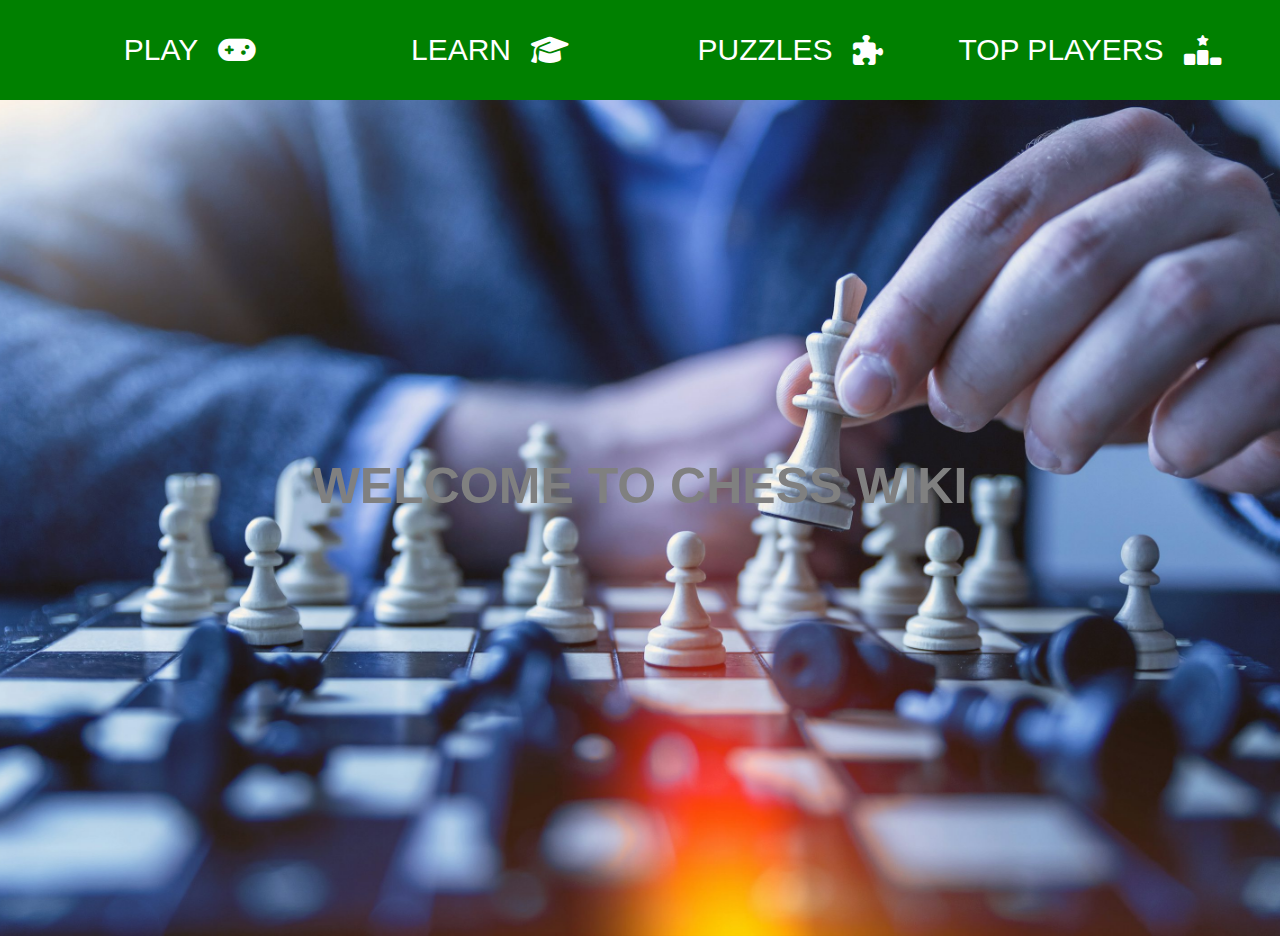
<file: index.html>
<!DOCTYPE html>
<html>
    <head>
        <meta charset="utf-8" />
        <meta name="viewport" content="width=device-width, initial-scale=1.0">
        <title>Chess</title>
        <link rel="stylesheet" href="./CSS/index.css">
        <link rel="icon" type="image/png" href="./images/chessIcon.png">
        <link rel="stylesheet" href="https://cdnjs.cloudflare.com/ajax/libs/font-awesome/6.6.0/css/all.min.css">

    </head>
    <body>
        <div id="topList">
            <a class="buttons" href="./HTML/play.html">PLAY <i class="fa-solid fa-gamepad"></i></a>
            <a class="buttons" href="./HTML/learn.html">LEARN <i class="fa-solid fa-graduation-cap"></i></a>
            <a class="buttons" href="./HTML/puzzles.html">PUZZLES <i class="fa-solid fa-puzzle-piece"></i></a>
            <a class="buttons" href="./HTML/topPlayers.html">TOP PLAYERS <i class="fa-solid fa-ranking-star"></i></a>
        </div>
        <div id="topListPhone">
            <i class="fa-solid fa-bars listBtn"></i>
            <div class="tabs hide">
                <a class="buttonsPhone" href="./HTML/play.html">PLAY <i class="fa-solid fa-gamepad"></i></a>
                <a class="buttonsPhone" href="./HTML/learn.html">LEARN <i class="fa-solid fa-graduation-cap"></i></a>
                <a class="buttonsPhone" href="./HTML/puzzles.html">PUZZLES <i class="fa-solid fa-puzzle-piece"></i></a>
                <a class="buttonsPhone" href="./HTML/topPlayers.html">TOP PLAYERS <i class="fa-solid fa-ranking-star"></i></a>
            </div>
        </div>
        <div id="main">
            <h1>WELCOME TO CHESS WIKI</h1>
        </div>


        <script src="./JS/index.js"></script>
    </body>
</html>
</file>
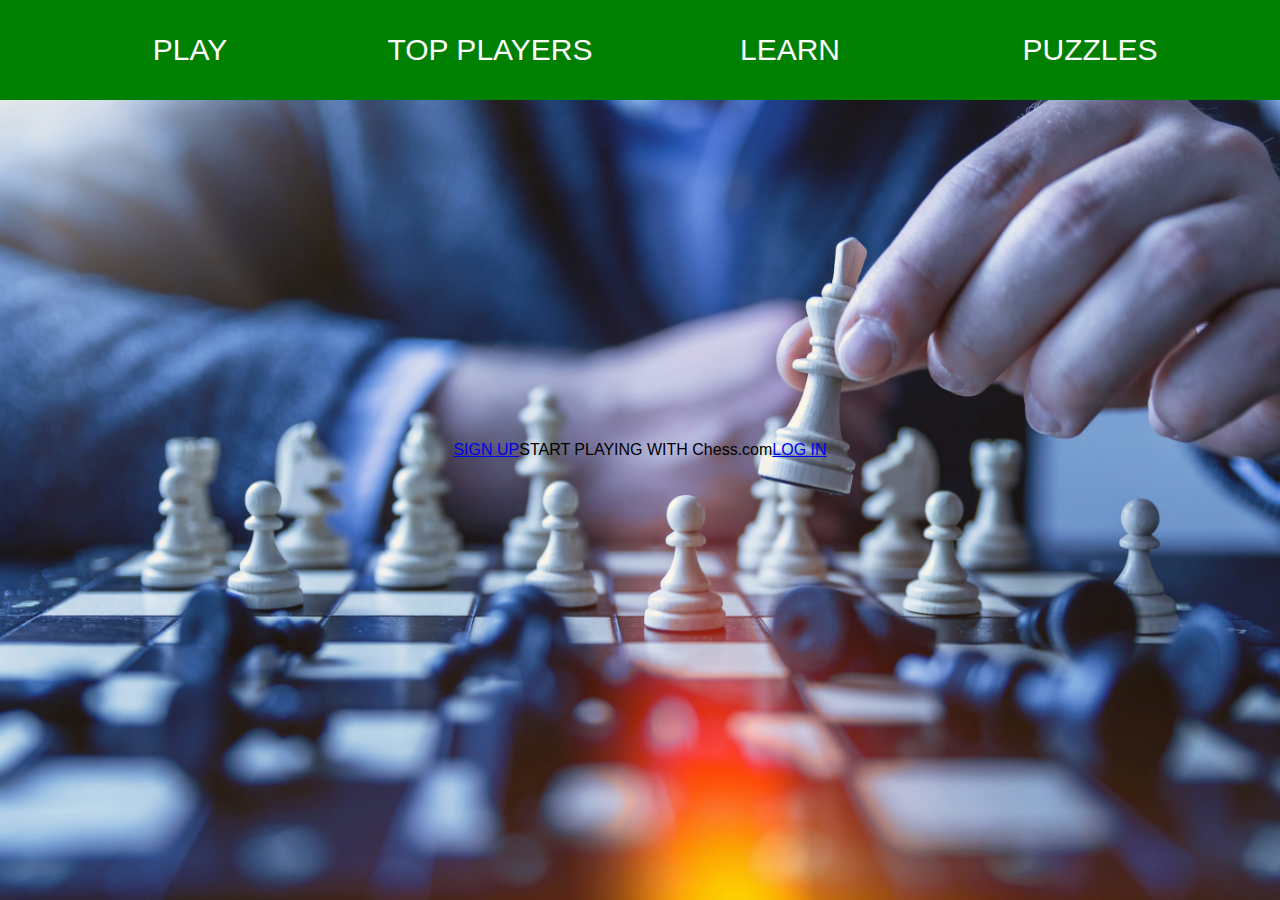
<file: HTML/index.html>
<!DOCTYPE html>
<html lang="az">
    <head>
        <meta name="viewport" content="width=device-width, initial-scale=1.0">
        <title>Chess</title>
        <link rel="stylesheet" href="../CSS/index.css">
        <link rel="icon" type="image/png" href="../images/chessIcon.png">
    </head>
    <body>
        <section id="sec1">
            <div id="topList">
                <a class="buttons" href="./play.html">PLAY</a>
                <a class="buttons" href="#">TOP PLAYERS</a>
                <a class="buttons" href="#">LEARN</a>
                <a class="buttons" href="#">PUZZLES</a>
            </div>
            <div id="main">
                <a href="https://www.chess.com/register?returnUrl=https://www.chess.com/" class="chessCom" target="_blank">SIGN UP</a>
                <p>START PLAYING WITH Chess.com</p>
                <a href="https://www.chess.com/login_and_go?returnUrl=https://www.chess.com/" class="chessCom" target="_blank">LOG IN</a>
            </div>
        </section>
    </body>
</html>
</file>
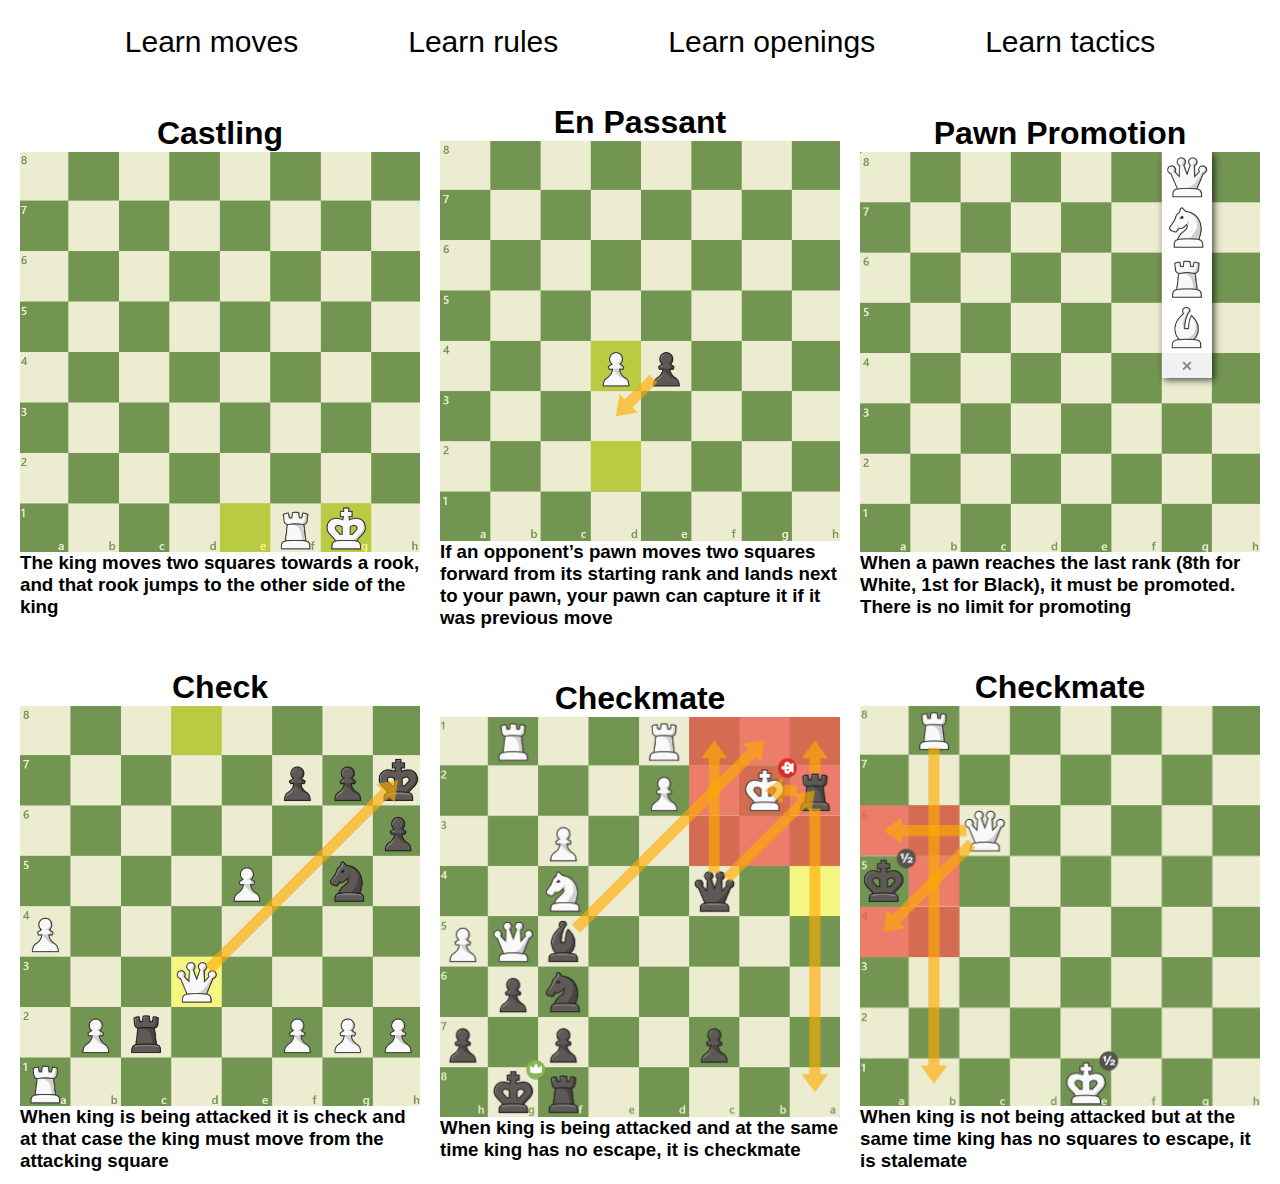
<file: HTML/learn.html>
<!DOCTYPE html>
<html lang="en">
    <head>
        <meta charset="UTF-8">
        <meta name="viewport" content="width=device-width, initial-scale=1.0">
        <title>Learn</title>
        <link rel="icon" type="image/png" href="../images/chessIcon.png">
        <link rel="stylesheet" href="../CSS/learn.css">
    </head>
    <body>
        <div id="list">
            <ul>
                <li>Learn moves</li> 
                <li>Learn rules</li>
                <li>Learn openings</li>
                <li>Learn tactics</li>
            </ul>
        </div>
        <div class="sections sec1 moves hide">
            <div class="texts">
                <h1>KING MOVE</h1>
                <div class="kingMove chessImages"></div>
            </div>
            <div class="texts">
                <h1>QUEEN MOVE</h1>
                <div class="queenMove chessImages"></div>
            </div>
            <div class="texts">
            <h1>ROOK MOVE</h1>
                <div class="rookMove chessImages"></div>
            </div>
            <div class="texts">
                <h1>KNIGHT MOVE</h1>
                <div class="knightMove chessImages"></div>
            </div>
            <div class="texts">
                <h1>BISHOP MOVE</h1>
                <div class="bishopMove chessImages"></div>
            </div>
            <div class="texts">
                <h1>PAWN MOVE</h1>
                <div class="pawnMove chessImages"></div>
            </div>
        </div>
        <div class="sections sec2 rules">
            <div class="texts">
                <h1>Castling</h1>
                <div class="chessImages castle"></div>
                <h3 class="explanationText">The king moves two squares towards a rook, and that rook jumps to the other side of the king</h3>
            </div>
            <div class="texts">
                <h1>En Passant</h1>
                <div class="chessImages enPassant"></div>
                <h3 class="explanationText">If an opponent’s pawn moves two squares forward from its starting rank and lands next to your pawn, your pawn can capture it if it was previous move</h3>
            </div>
            <div class="texts">
                <h1>Pawn Promotion</h1>
                <div class="chessImages pawnPromotion"></div>
                <h3 class="explanationText">When a pawn reaches the last rank (8th for White, 1st for Black), it must be promoted. There is no limit for promoting</h3>
            </div>
            <div class="texts">
                <h1>Check</h1>
                <div class="chessImages check"></div>
                <h3 class="explanationText">When king is being attacked it is check and at that case the king must move from the attacking square</h3>
            </div>
            <div class="texts">
                <h1>Checkmate</h1>
                <div class="chessImages checkmate"></div>
                <h3 class="explanationText">When king is being attacked and at the same time king has no escape, it is checkmate</h3>
            </div>
            <div class="texts">
                <h1>Checkmate</h1>
                <div class="chessImages stalemate"></div>
                <h3 class="explanationText">When king is not being attacked but at the same time king has no squares to escape, it is stalemate</h3>
            </div>
        </div>
        <div class="sections sec3 openings hide">
            <div class="texts">
                <h1>Italian Game</h1>
                <div class="italianGame chessImages"></div>
            </div>
            <div class="texts">
                <h1>Queen's Gambit</h1>
                <div class="queensGambit chessImages"></div>
            </div>
            <div class="texts">
                <h1>Spanish Opening</h1>
                <div class="spanishOpening chessImages"></div>
            </div>
            <div class="texts">
                <h1>London Opening</h1>
                <div class="londonOpening chessImages"></div>
            </div>
            <div class="texts">
                <h1>Sicilian Defense</h1>
                <div class="sicilianDefense chessImages"></div>
            </div>
            <div class="texts">
                <h1>French Defense</h1>
                <div class="frenchDefense chessImages"></div>
            </div>
            <div class="texts">
                <h1>Caro-Kann Defense</h1>
                <div class="caroDefense chessImages"></div>
            </div>
            <div class="texts">
                <h1>King’s Indian Defense</h1>
                <div class="indianDefense chessImages"></div>
            </div>
            <div class="texts">
                <h1>Slav Defense</h1>
                <div class="slavDefense chessImages"></div>
            </div>
        </div>
        <div class="sections sec4 tactics hide">

        </div>


        <script src="../JS/learn.js"></script>
    </body>
</html>
</file>
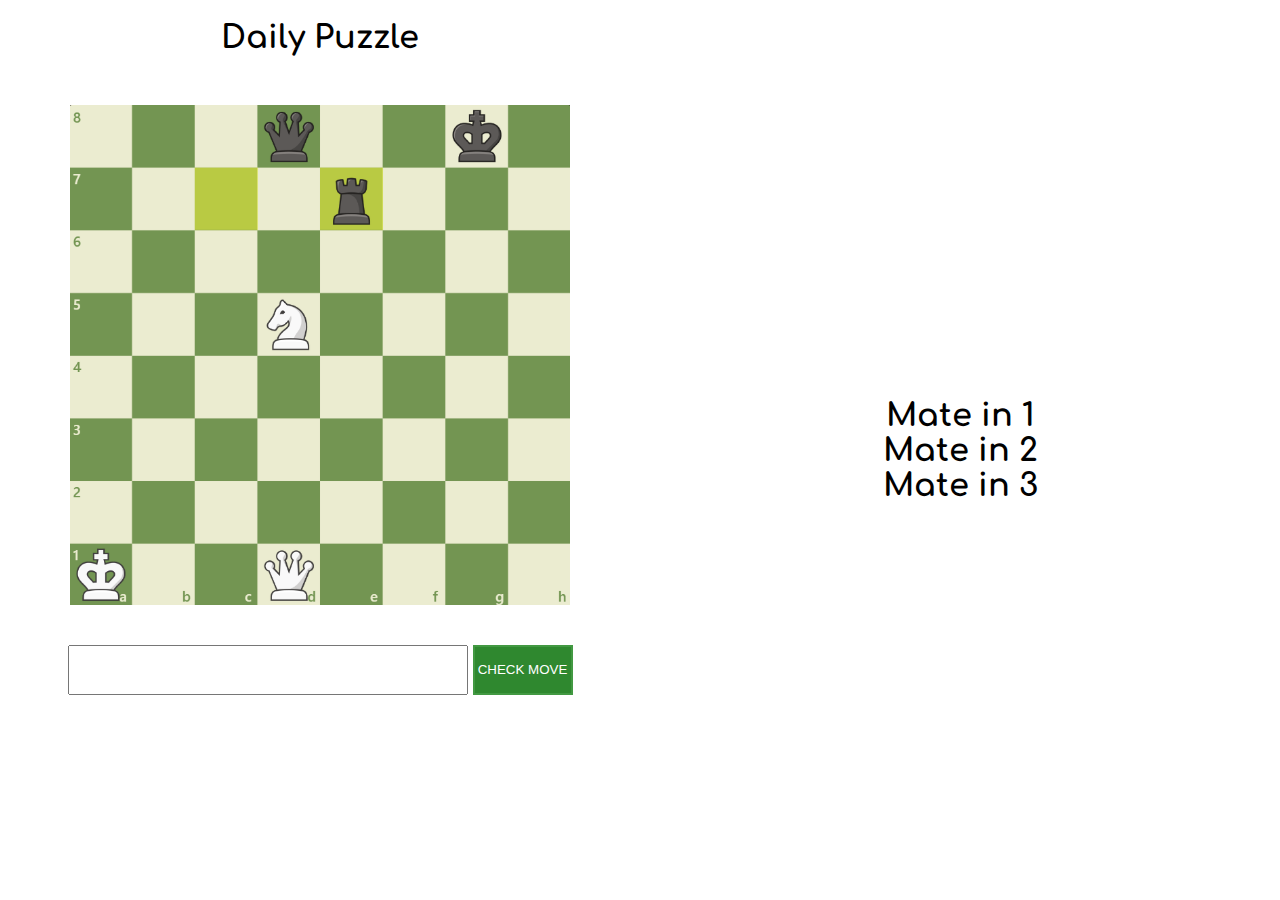
<file: HTML/puzzles.html>
<!DOCTYPE html>
<html lang="en">
<head>
    <meta charset="UTF-8">
    <meta name="viewport" content="width=device-width, initial-scale=1.0">
    <title>Puzzles</title>
    <link rel="icon" type="image/png" href="../images/chessIcon.png">
    <link rel="stylesheet" href="../CSS/puzzles.css">
</head>
<body>
    
    <div id="main">
        <div id="dailyPuzzle">
            <h1>Daily Puzzle</h1>
            <div class="image"></div>
            <div>
                <input type="text" name="answer" autocomplete="off" class="answer">
                <button class="checkBtn">CHECK MOVE</button>
            </div>
        </div>
        <div id="otherPuzzles">
            <h1>Mate in 1</h1>
            <h1>Mate in 2</h1>
            <h1>Mate in 3</h1>
            <label for="range" class="hide rangeLabel">Choose a rating range:</label>
            <select id="range" class="hide">
                <option value="200-400">200–400</option>
                <option value="400-600">400–600</option>
                <option value="600-800">600–800</option>
                <option value="800-1000">800–1000</option>
                <option value="1000-1200">1000–1200</option>
                <option value="1200-1400">1200–1400</option>
                <option value="1400-1600">1400–1600</option>
                <option value="1600-1800">1600–1800</option>
                <option value="1800-2000">1800–2000</option>
                <option value="2000-2200">2000–2200</option>
                <option value="2200+">2200+</option>
            </select>
            <button id="submit" class="hide">SUBMIT</button>
            <div id="mates1" class="hide">
                <div class="image mateImage"></div>
                <div>
                        <input type="text" name="answer" autocomplete="off" class="answer">
                        <button class="checkBtn">CHECK MOVE</button>
                    </div>
                </div>
            </div>
        </div>
    </div>
    
    <script src="../JS/puzzles.js"></script>
</body>
</html>
</file>
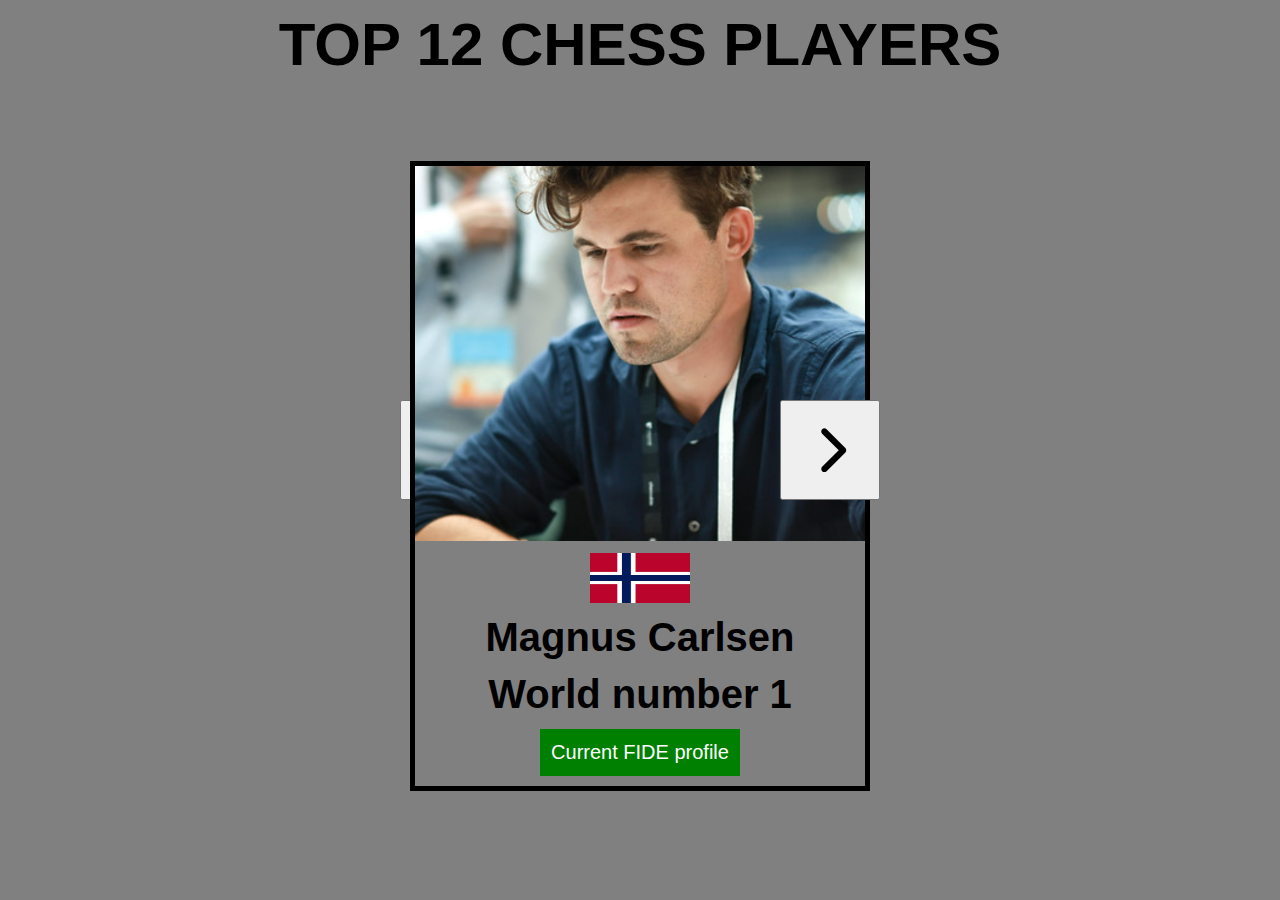
<file: HTML/topPlayers.html>
<!DOCTYPE html>
<html lang="en">
<head>
    <meta name="viewport" content="width=device-width, initial-scale=1.0">
    <title>Top Players</title>
    <link rel="stylesheet" href="../CSS/topPlayers.css">
    <link rel="icon" type="image/png" href="../images/chessIcon.png">
    <link rel="stylesheet" href="https://cdnjs.cloudflare.com/ajax/libs/font-awesome/6.6.0/css/all.min.css">
</head>
<body>
    <div id="main">
        <h1>TOP 12 CHESS PLAYERS</h1>
    </div>
    <button id="previous"><i class="fa-solid fa-chevron-left"></i></button>
    <div class="cards">
        <div class="no1 card">
            <div class="magnusPhoto photo"></div>
            <img src="../images/Norway.png" alt="Norway flag" class="flag">
            <h1>Magnus Carlsen</h1>
            <h1>World number 1</h1>
            <a href="https://ratings.fide.com/profile/1503014" target="_blank" class="fideBtn">Current FIDE profile</a>
        </div>
        <div class="no2 card">
            <div class="hikaruPhoto photo"></div>
            <img src="../images/usa.png" alt="USA flag" class="flag">
            <h1>Hikaru Nakamura</h1>
            <h1>World number 2</h1>
            <a href="https://ratings.fide.com/profile/2016192" target="_blank" class="fideBtn">Current FIDE profile</a>
        </div>
        <div class="no3 card">
            <div class="fabianoPhoto photo"></div>
            <img src="../images/usa.png" alt="USA flag" class="flag">
            <h1>Fabiano Caruana</h1>
            <h1>World number 3</h1>
            <a href="https://ratings.fide.com/profile/2020009" target="_blank" class="fideBtn">Current FIDE profile</a>
        </div>
        <div class="no4 card">
            <div class="praggnanandhaaPhoto photo"></div>
            <img src="../images/india.png" alt="india flag" class="flag">
            <h1>R. Praggnanandhaa</h1>
            <h1>World number 4</h1>
            <a href="https://ratings.fide.com/profile/25059530" target="_blank" class="fideBtn">Current FIDE profile</a>
        </div>
        <div class="no5 card">
            <div class="arjunPhoto photo"></div>
            <img src="../images/india.png" alt="india flag" class="flag">
            <h1>Arjun Erigaisi</h1>
            <h1>World number 5</h1>
            <a href="https://ratings.fide.com/profile/35009192" target="_blank" class="fideBtn">Current FIDE profile</a>
        </div>
        <div class="no6 card">
            <div class="gukeshPhoto photo"></div>
            <img src="../images/india.png" alt="india flag" class="flag">
            <h1>Gukesh Dommaraju</h1>
            <h1>World number 6</h1>
            <a href="https://ratings.fide.com/profile/46616543" target="_blank" class="fideBtn">Current FIDE profile</a>
        </div>
        <div class="no7 card">
            <div class="nodirbekPhoto photo"></div>
            <img src="../images/uzbekistan.png" alt="Uzbekistan flag" class="flag">
            <h1>Nodirbek Abdusattorov</h1>
            <h1>World number 7</h1>
            <a href="https://ratings.fide.com/profile/14204118" target="_blank" class="fideBtn">Current FIDE profile</a>
        </div>
        <div class="no8 card">
            <div class="alirezaPhoto photo"></div>
            <img src="../images/france.png" alt="France flag" class="flag">
            <h1>Alireza Firouzja</h1>
            <h1>World number 8</h1>
            <a href="https://ratings.fide.com/profile/12573981" target="_blank" class="fideBtn">Current FIDE profile</a>
        </div>
        <div class="no9 card">
            <div class="weiPhoto photo"></div>
            <img src="../images/china.png" alt="China flag" class="flag">
            <h1>Wei Yi</h1>
            <h1>World number 9</h1>
            <a href="https://ratings.fide.com/profile/8603405" target="_blank" class="fideBtn">Current FIDE profile</a>
        </div>
        <div class="no10 card">
            <div class="anishPhoto photo"></div>
            <img src="../images/netherlands.webp" alt="Netherlands flag" class="flag">
            <h1>Anish Giri</h1>
            <h1>World number 10</h1>
            <a href="https://ratings.fide.com/profile/24116068" target="_blank" class="fideBtn">Current FIDE profile</a>
        </div>
        <div class="no11 card">
            <div class="sexriyarPhoto photo"></div>
            <img src="../images/azerbaijan.png" alt="Azerbaijan flag" class="flag">
            <h1 style="font-size: 37px;">Shakhriyar Mamedyarov</h1>
            <h1>World number 11</h1>
            <a href="https://ratings.fide.com/profile/13401319" target="_blank" class="fideBtn">Current FIDE profile</a>
        </div>
        <div class="no12 card">
            <div class="wesleyPhoto photo"></div>
            <img src="../images/usa.png" alt="USA flag" class="flag">
            <h1>Wesley So</h1>
            <h1>World number 12</h1>
            <a href="https://ratings.fide.com/profile/5202213" target="_blank" class="fideBtn">Current FIDE profile</a>
        </div>
    </div>
    <button id="next"><i class="fa-solid fa-chevron-right"></i></button>

    <script src="../JS/topPlayers.js"></script>
</body>
</html>
</file>
<file: CSS/index.css>
*{
    margin: 0;
    padding: 0;
    box-sizing: border-box;
}
body{
    font-family: Arial, Helvetica, sans-serif;
    height: 100vh;
}
#topList{
    width: 100%;
    height: 100px;
    position: absolute;
    top: 0;
    left: 0;
    display: flex;
    align-items: center;
    justify-content: center;
    background-color: green;
}
.buttons{
    width: 300px;
    height: 100%;
    font-size: 30px;
    display: flex;
    justify-content: center;
    align-items: center;
    gap: 20px;
    color: white;
    background-color: green;
    transition: 0.3s;
    cursor: pointer;
    text-decoration: none;
}
.buttons:hover{
    background-color: rgb(0, 165, 0);
}
#main{
    width: 100%;
    height: 100vh;
    background-image: url("../images/chessBackgroundImage.jpeg");
    background-position: center;
    background-size: cover;
    background-repeat: no-repeat;
    display: flex;
    justify-content: center;
    align-items: center;
}
h1{
    font-size: 50px;
    cursor: default;
    color: grey;
}
</file>
<file: CSS/learn.css>
*{
    margin: 0;
    padding: 0;
    box-sizing: border-box;
}
body{
    font-family: Arial, Helvetica, sans-serif;
}
#list > ul > li{
    list-style-type: none;
    font-size: 30px;
    margin: 25px;
    cursor: pointer;
    display: flex;
    justify-content: center;
    align-items: center;
}
#list > ul{
    display: flex;
    flex-wrap: wrap;
    justify-content: center;
    gap: 60px;
}
.sections{
    width: 100%;
    display: flex;
    flex-wrap: wrap;
    justify-content: space-evenly;
    align-items: center;
}
.sec1{
    height: 1000px;
}
.sec2{
    height: 1100px;
}
.sec3{
    height: 1500px;
}
.chessImages{
    width: 400px;
    height: 400px;
    background-position: center;
    background-size: cover;
    background-repeat: no-repeat;
    display: flex;
    justify-content: center;
}
.texts{
    display: flex;
    align-items: center;
    flex-direction: column;
    margin: 20px 0;
}
.explanationText{
    width: 400px;
}
.kingMove{
    background-image: url("../images/kingMoveChess.png");
}
.queenMove{
    background-image: url("../images/queenMove.png");
}
.rookMove{
    background-image: url("../images/rookMove.png");
}
.knightMove{
    background-image: url("../images/knightMove.png");
}
.bishopMove{
    background-image: url("../images/bishopMove.png");
}
.pawnMove{
    background-image: url("../images/pawnMove.png");
}
.italianGame{
    background-image: url("../images/italianGame.png");
}
.queensGambit{
    background-image: url("../images/queensGambit.png");
}
.spanishOpening{
    background-image: url("../images/spanishOpening.png");
}
.londonOpening{
    background-image: url("../images/londonOpening.png");
}
.sicilianDefense{
    background-image: url("../images/sicilianDefense.png");
}
.frenchDefense{
    background-image: url("../images/frenchDefense.png");
}
.caroDefense{
    background-image: url("../images/caroDefense.png");
}
.indianDefense{
    background-image: url("../images/indianDefense.png");
}
.slavDefense{
    background-image: url("../images/slavDefense.png");
}
.castle{
    background-image: url("../images/castling.png");
}
.enPassant{
    background-image: url("../images/enPassant.png");
}
.pawnPromotion{
    background-image: url("../images/pawnPromotion.png");
}
.check{
    background-image: url("../images/checkPosition.png");
}
.checkmate{
    background-image: url("../images/checkmate.png");
}
.stalemate{
    background-image: url("../images/stalemate.png");
}


.hide{
    display: none;
}




/* @media (max-width: 768px) {

}
@media (min-width: 769px) and (max-width: 1024px) {

} */
</file>
<file: CSS/puzzles.css>
@import url('https://fonts.googleapis.com/css2?family=Comfortaa:wght@300..700&family=Lato:ital,wght@0,100;0,300;0,400;0,700;0,900;1,100;1,300;1,400;1,700;1,900&family=Montserrat:ital,wght@0,100..900;1,100..900&family=Roboto+Slab:wght@100..900&family=Roboto:ital,wght@0,100..900;1,100..900&display=swap');
*{
    margin: 0;
    padding: 0;
    box-sizing: border-box;
}
body{
    font-family: "Comfortaa", sans-serif;
    height: 100vh;
}
h1{
    cursor: default;
}
#main{
    width: 100%;
    height: 100vh;
    display: flex;
    flex-wrap: wrap;
}
#dailyPuzzle{
    width: 50%;
    height: 100vh;
    display: flex;
    align-items: center;
    flex-direction: column;
}
#dailyPuzzle > h1{
    margin-top: 20px;
}
.answer{
    width: 400px;
    height: 50px;
    font-size: 30px;
    margin: 40px auto;
}
.checkBtn{
    width: 100px;
    height: 50px;
    position: relative;
    top: -6px;
    color: white;
    background-color: rgb(47, 136, 47);
    border: 2px solid rgb(66, 153, 66);
}
.checkBtn:hover{
    background-color: green;
    border: 2px solid green;
}
.image{
    width: 500px;
    height: 500px;
    margin-top: 50px;
    background-image: url("../images/puzzle1Page1.png");
    background-position: center;
    background-size: cover;
    background-repeat: no-repeat;
}
#otherPuzzles{
    width: 50%;
    height: 100vh;
    display: flex;
    justify-content: center;
    align-items: center;
    flex-direction: column;
}
.wrongAnswer{
    border: 3px solid red;
    background-color: rgb(234, 124, 124);
}
.allRight{
    border: 3px solid green;
    background-color: rgb(0, 183, 43);
}
.hide{
    display: none;
}
#range{
    width: 300px;
    height: 40px;
    font-size: 25px;
    position: absolute;
    top: 30px;
}
#mates1{
    margin-top: 50px;
}
#submit{
    width: 110px;
    height: 40px;
    position: absolute;
    top: 30px;
    right: 120px;
    font-size: 20px;
}
</file>
<file: CSS/topPlayers.css>
*{
    margin: 0;
    padding: 0;
    box-sizing: border-box;
}
body{
    font-family: Arial, Helvetica, sans-serif;
    background-color: grey;
    position: relative;
}
h1{
    cursor: default;
}
#main{
    width: 100%;
    height: max-content;
    display: flex;
    align-items: center;
    justify-content: center;
    font-size: 30px;
    padding: 10px;
}
.cards{
    width: 100%;
    height: 86vh;
    display: flex;
    justify-content: center;
    align-items: center;
}
.card{
    width: 460px;
    height: 630px;
    border: 5px solid black;
    display: flex;
    justify-content: center;
    align-items: center;
    flex-direction: column;
    font-size: 20px;
    position: absolute;
    transition: all 0s ease;
    gap: 12px;
}
.photo{
    width: 100%;
    height: 400px;
    background-position: center;
    background-size: cover;
    background-repeat: no-repeat;
}
.magnusPhoto{
    background-image: url("../images/magnus.jpeg");
}
.hikaruPhoto{
    background-image: url("../images/hikaru.jpeg");
}
.fabianoPhoto{
    background-image: url("../images/fabiano.jpeg");
}
.praggnanandhaaPhoto{
    background-image: url("../images/pragnanandha.jpeg");
}
.arjunPhoto{
    background-image: url("../images/arjun.jpeg");
}
.gukeshPhoto{
    background-image: url("../images/gukesh.jpeg");
}
.nodirbekPhoto{
    background-image: url("../images/nodirbek.jpeg");
}
.alirezaPhoto{
    background-image: url("../images/alireza.jpeg");
}
.weiPhoto{
    background-image: url("../images/wei.jpeg");
}
.anishPhoto{
    background-image: url("../images/anish.jpeg");
}
.sexriyarPhoto{
    background-image: url("../images/shackriyar.jpeg");
}
.wesleyPhoto{
    background-image: url("../images/wesley.jpeg");
}
.flag{
    width: 100px;
    height: 50px;
}
.fideBtn{
    width: 200px;
    height: 50px;
    text-decoration: none;
    background-color: green;
    display: flex;
    justify-content: center;
    align-items: center;
    color: white;
    margin-bottom: 10px;
}
.fideBtn:hover{
    background-color: rgb(0, 165, 0);
}
#previous{
    width: 100px;
    height: 100px;
    position: absolute;
    top: 400px;
    left: 400px;
    font-size: 50px;
    display: flex;
    justify-content: center;
    align-items: center;
    color: black;
}
#next{
    width: 100px;
    height: 100px;
    position: absolute;
    top: 400px;
    right: 400px;
    font-size: 50px;
    display: flex;
    justify-content: center;
    align-items: center;
    color: black;
}
.no1{
    opacity: 1;
}
.no2, .no3, .no4, .no5, .no6, .no7, .no8, .no9, .no10, .no11, .no12{
    opacity: 0;
}
.animate{
    animation: slide 1s forwards;
}
@keyframes slide {
    0%{
        transform: scale(0);
    }
    50% {
        transform: scale(1.1);
    }
    100% {
        transform: scale(1);
    }
}


@media screen and (max-width: 700px) {
    body{
        height: 100vh;
    }
    #main > h1{
        font-size: 30px;
    }
    .card{
        width: 320px;
        height: 490px;
        top: 40px;
        margin: 20px;
    }
    .flag{
        width: 90px;
        height: 45px;
    }
    /* .cards{
        height: ;
    } */
    .card > h1{
        font-size: 30px;
    }
    #previous{
        width: 75px;
        height: 75px;
        font-size: 40px;
        top: auto;
        left: auto;
        bottom: 10px;
        left: 110px;
    }
    #next{
        width: 75px;
        height: 75px;
        font-size: 40px;
        top: auto;
        left: auto;
        bottom: 10px;
        right: 110px;
    }
}
@media screen and (min-width: 701px) and (max-width: 1024px) {
    body{
        height: 100vh;
    }
    #main > h1{
        font-size: 40px;
    }
    .card{
        width: 390px;
        height: 560px;
        top: 60px;
        margin-top: 20px;
    }
    #previous{
        width: 85px;
        height: 85px;
        font-size: 42px;
        left: 80px;
        top: 350px;
    }
    #next{
        width: 85px;
        height: 85px;
        font-size: 42px;
        right: 80px;
        top: 350px;
    }
}
</file>
